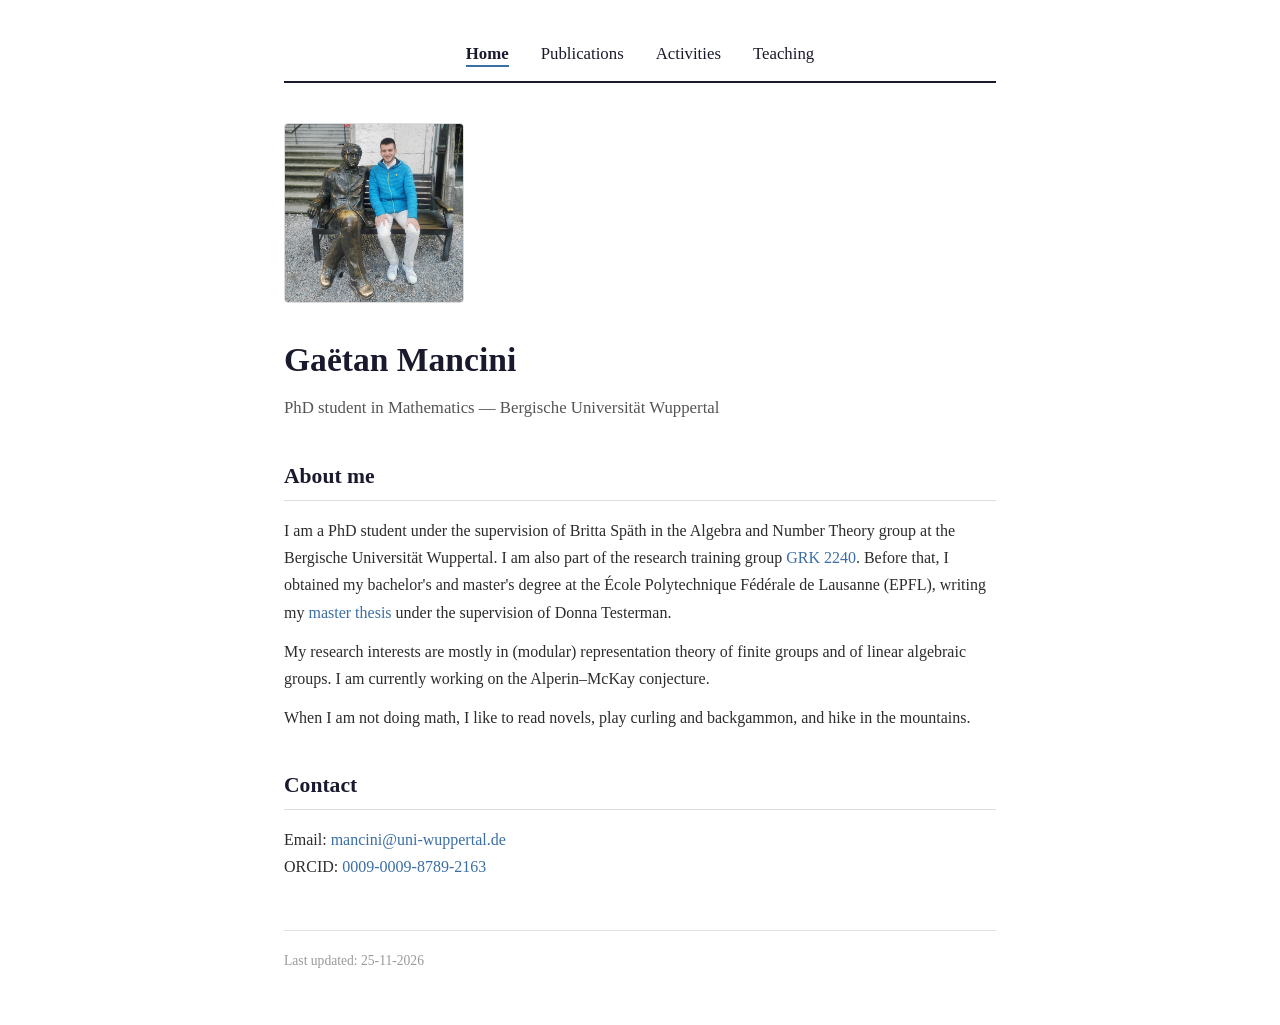
<file: index.html>
<!DOCTYPE html>
<html lang="en">
<head>
<meta name="google-site-verification" content="yUMVK7v5y-2yjif9IAbWbF7nlcPILNrdK7rML2LS3vA">
<meta charset="UTF-8">
<meta name="viewport" content="width=device-width, initial-scale=1.0">
<title>Gaëtan Mancini</title>
<link rel="stylesheet" href="style.css">
</head>
<body>
<div class="container">

<!-- ============ NAVIGATION (edit this block on EVERY page) ============ -->
<nav>
    <a href="index.html" class="current">Home</a>
    <a href="publications.html">Publications</a>
    <a href="activities.html">Activities</a>
    <a href="teaching.html">Teaching</a>
</nav>
<!-- ============ END NAVIGATION ============ -->

<header>
    <!-- PHOTO: upload your image into this repository, then replace
         "profile.jpg" below with the exact filename you gave it.
         Until then, delete the <img> line to avoid a broken icon. -->
    <img class="photo" src="profile.jpeg" alt="Gaëtan Mancini">
    <h1>Gaëtan Mancini</h1>
    <p class="subtitle">PhD student in Mathematics — Bergische Universität Wuppertal</p>
</header>

<section>
    <h2>About me</h2>
    <p>
        I am a PhD student under the supervision of Britta Späth in the Algebra
        and Number Theory group at the Bergische Universität Wuppertal. I am also part of the research training group
<a href="https://grk2240.uni-wuppertal.de/index.html" target="_blank" rel="noopener">GRK 2240</a>. 
        Before that, I obtained my bachelor's and master's degree at the École Polytechnique
Fédérale de Lausanne (EPFL), writing my 
        <a href="https://infoscience.epfl.ch/entities/publication/90040f3d-9872-4e86-a3a5-ef5493f6ddc8" target="_blank" rel="noopener">master thesis</a> under the supervision of Donna Testerman.
    </p>
    <p>
        My research interests are mostly in (modular) representation theory of
        finite groups and of linear algebraic groups. I am currently working on
        the Alperin–McKay conjecture.
    </p>
    <p>
        When I am not doing math, I like to read novels, play curling and
        backgammon, and hike in the mountains.
    </p>
</section>

<section>
    <h2>Contact</h2>
    <p>
        Email: <a href="mailto:mancini@uni-wuppertal.de">mancini@uni-wuppertal.de</a><br>
        ORCID: <a href="https://orcid.org/0009-0009-8789-2163">0009-0009-8789-2163</a>
    </p>
</section>

<footer>
    <p>Last updated: 25-11-2026</p>
</footer>

</div>
</body>
</html>
</file>
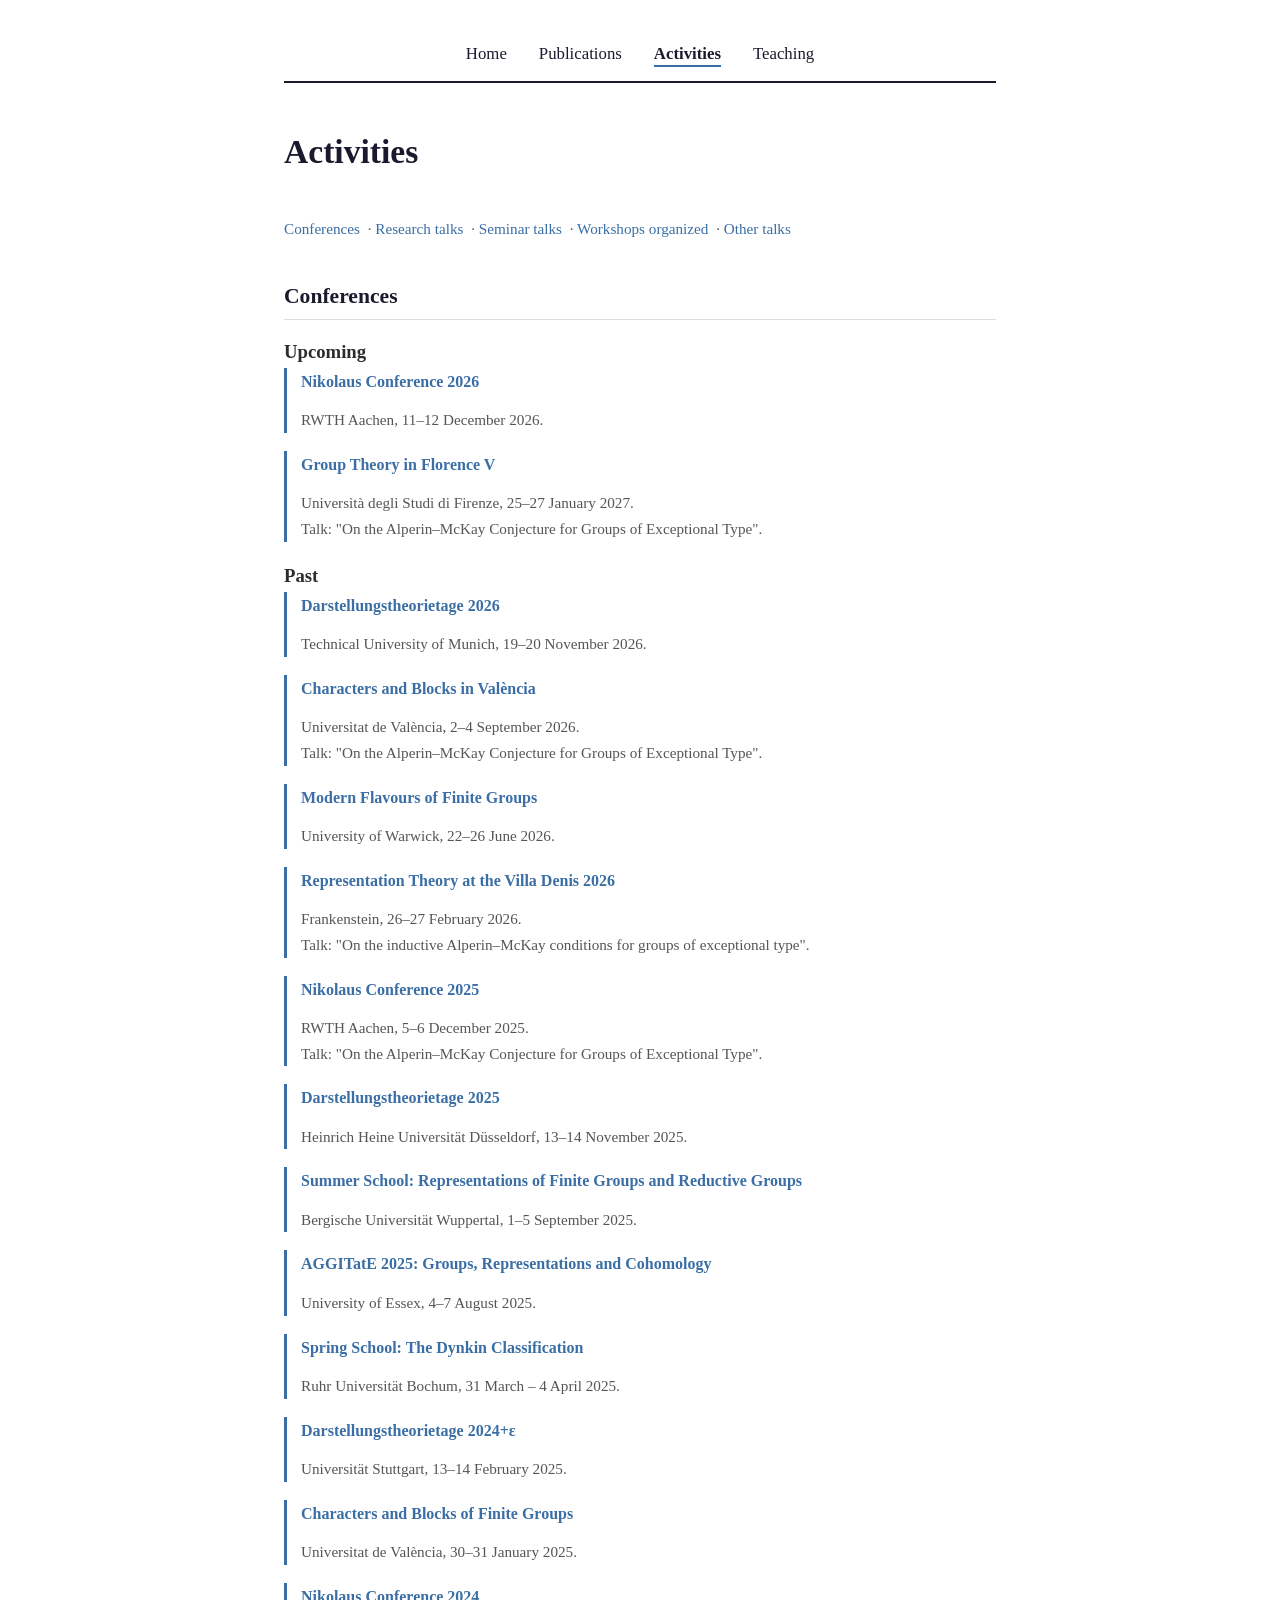
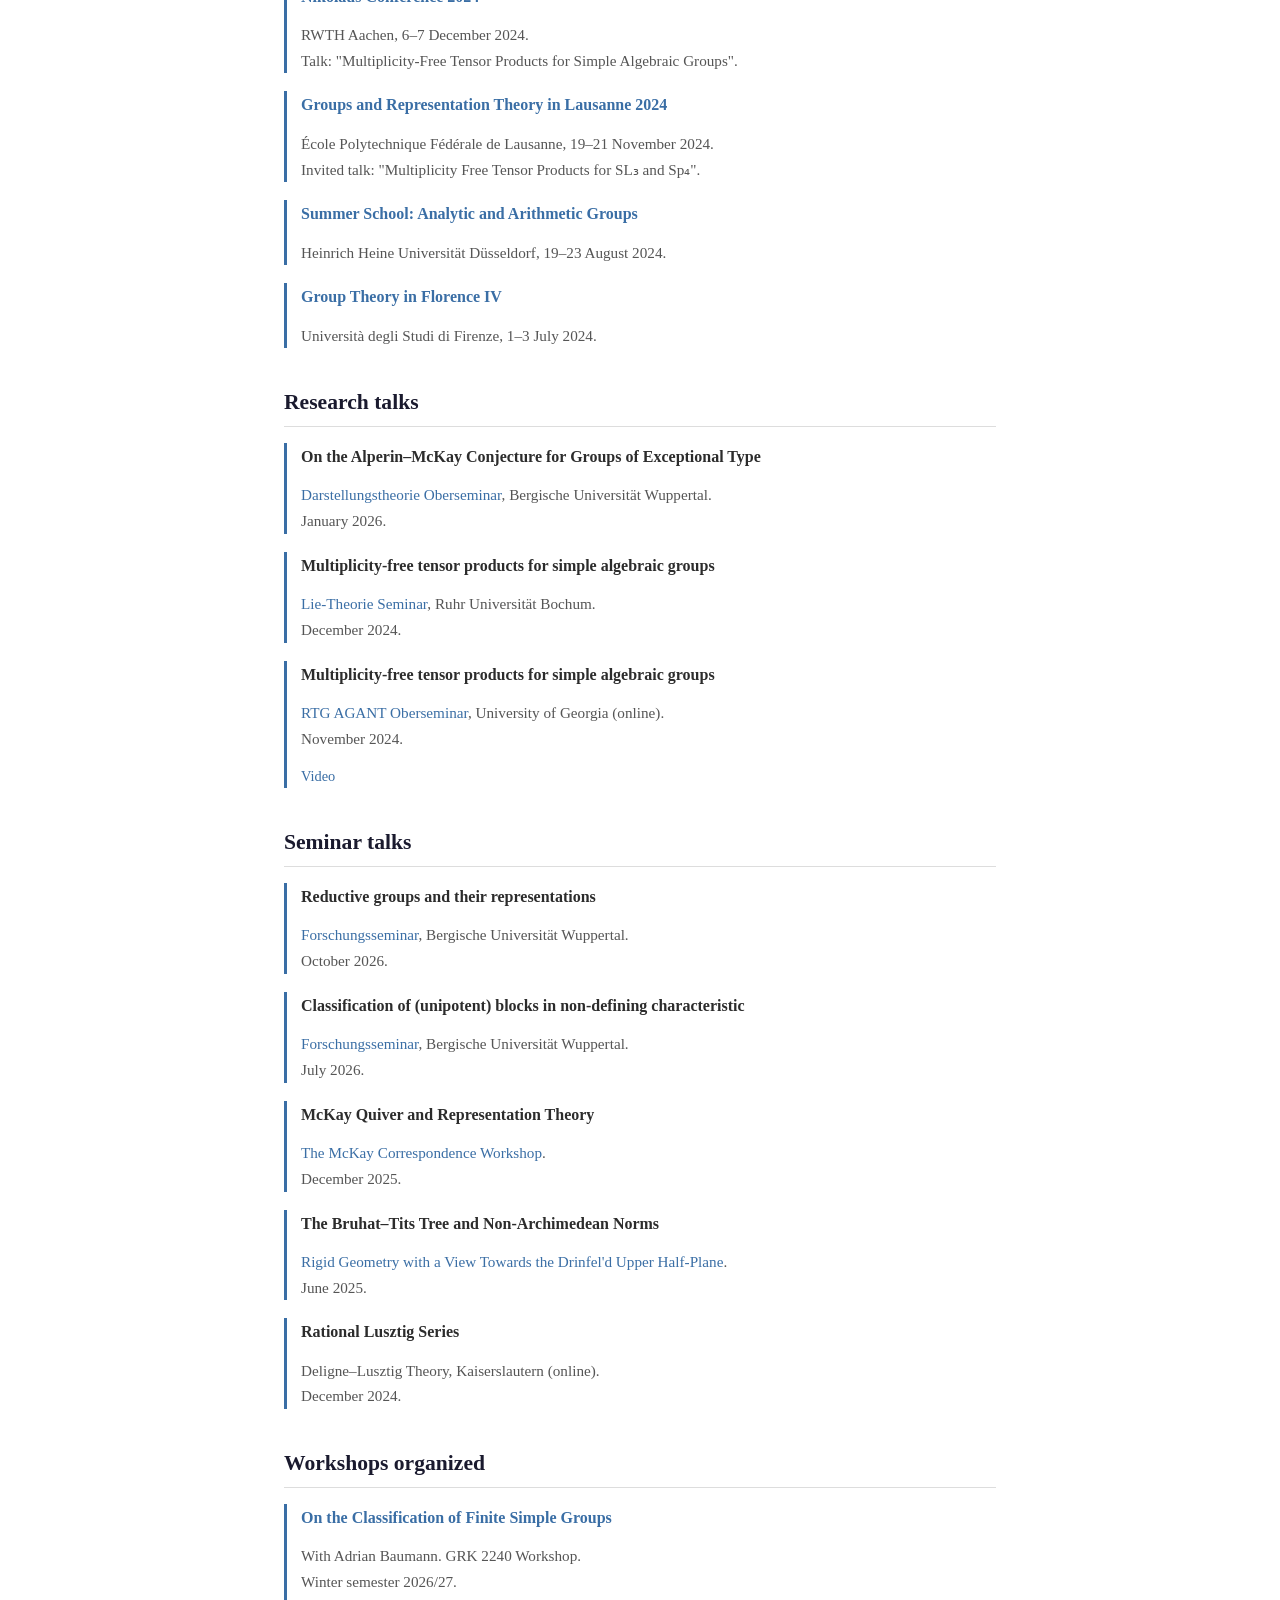
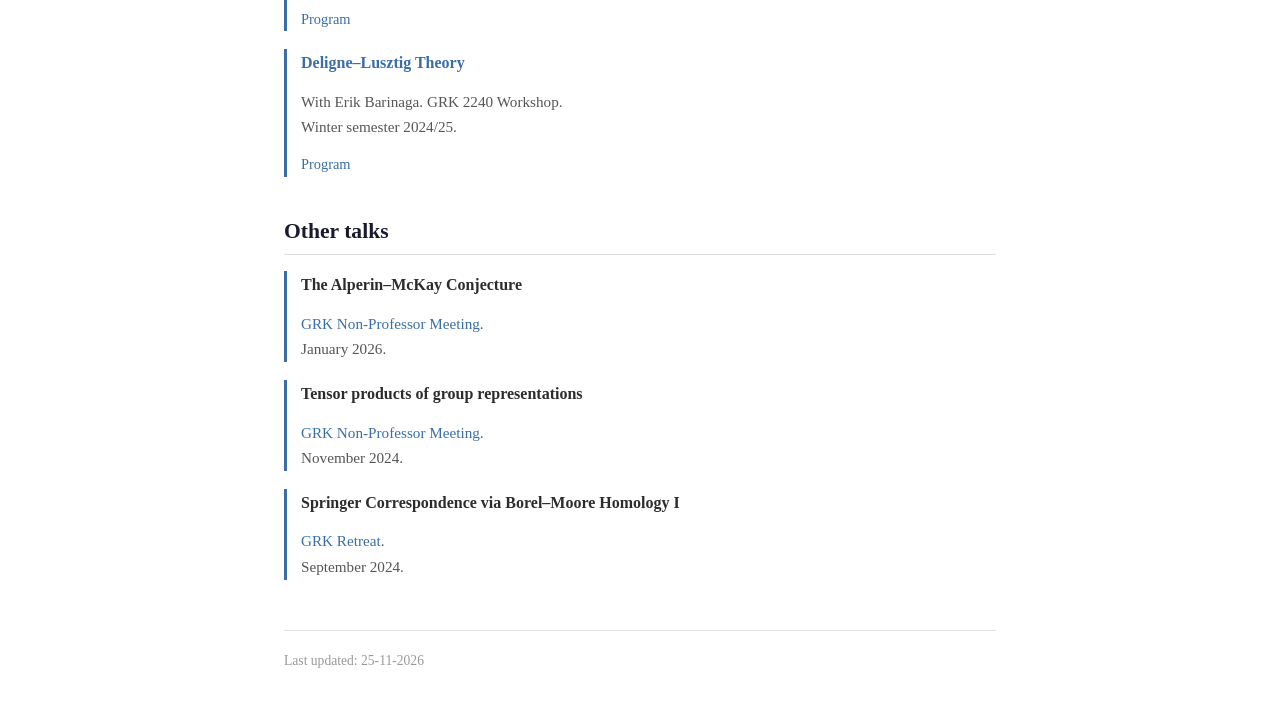
<file: activities.html>
<!DOCTYPE html>
<html lang="en">
<head>
<meta charset="UTF-8">
<meta name="viewport" content="width=device-width, initial-scale=1.0">
<title>Activities — Gaëtan Mancini</title>
<link rel="stylesheet" href="style.css">
</head>
<body>
<div class="container">

<!-- ============ NAVIGATION (edit this block on EVERY page) ============ -->
<nav>
    <a href="index.html">Home</a>
    <a href="publications.html">Publications</a>
    <a href="activities.html" class="current">Activities</a>
    <a href="teaching.html">Teaching</a>
</nav>
<!-- ============ END NAVIGATION ============ -->

<header>
    <h1>Activities</h1>
</header>

<p class="toc">
    <a href="#conferences">Conferences</a> · 
    <a href="#research-talks">Research talks</a> · 
    <a href="#seminar-talks">Seminar talks</a> · 
    <a href="#workshops">Workshops organized</a> · 
    <a href="#other-talks">Other talks</a> 
</p>

<section>
    <h2 id="conferences">Conferences</h2>

    <h3>Upcoming</h3>

    <div class="entry">
        <p class="title"><a href="https://www.math.rwth-aachen.de/40YearsGAP/index.html">Nikolaus Conference 2026</a></p>
        <p class="meta">RWTH Aachen, 11–12 December 2026.</p>
    </div>

    <div class="entry">
        <p class="title"><a href="https://sites.google.com/view/groupsinflorencev/home">Group Theory in Florence V</a></p>
        <p class="meta">Università degli Studi di Firenze, 25–27 January 2027. <br>Talk: "On the Alperin–McKay Conjecture for Groups of Exceptional Type".</p>
    </div>

    <h3>Past</h3>

    <div class="entry">
        <p class="title"><a href="https://sites.google.com/view/darstellungstheorietage2026">Darstellungstheorietage 2026</a></p>
        <p class="meta">Technical University of Munich, 19–20 November 2026.</p>
    </div>

    <div class="entry">
        <p class="title"><a href="https://sites.google.com/view/charactersandblocksinvalencia/home">Characters and Blocks in València</a></p>
        <p class="meta">Universitat de València, 2–4 September 2026. <br>Talk: "On the Alperin–McKay Conjecture for Groups of Exceptional Type".</p>
    </div>

    <div class="entry">
        <p class="title"><a href="https://warwick.ac.uk/fac/sci/maths/research/events/2025-2026/modern-flavours-finite-groups/">Modern Flavours of Finite Groups</a></p>
        <p class="meta">University of Warwick, 22–26 June 2026.</p>
    </div>

    <div class="entry">
        <p class="title"><a href="https://reptheoryvilladenis.github.io/RepVillaDenis26/">Representation Theory at the Villa Denis 2026</a></p>
        <p class="meta">Frankenstein, 26–27 February 2026. <br>Talk: "On the inductive Alperin–McKay conditions for groups of exceptional type".</p>
    </div>

    <div class="entry">
        <p class="title"><a href="https://www.math.rwth-aachen.de/Nikolaus2025/index.html">Nikolaus Conference 2025</a></p>
        <p class="meta">RWTH Aachen, 5–6 December 2025. <br>Talk: "On the Alperin–McKay Conjecture for Groups of Exceptional Type".</p>
    </div>

    <div class="entry">
        <p class="title"><a href="https://reh.math.uni-duesseldorf.de/~internet/DarstThTage_2025/">Darstellungstheorietage 2025</a></p>
        <p class="meta">Heinrich Heine Universität Düsseldorf, 13–14 November 2025.</p>
    </div>

    <div class="entry">
        <p class="title"><a href="https://sites.google.com/view/rofgarg/home">Summer School: Representations of Finite Groups and Reductive Groups</a></p>
        <p class="meta">Bergische Universität Wuppertal, 1–5 September 2025.</p>
    </div>

    <div class="entry">
        <p class="title"><a href="https://jesusmartinezgarcia.net/aggitate-2025/">AGGITatE 2025: Groups, Representations and Cohomology</a></p>
        <p class="meta">University of Essex, 4–7 August 2025.</p>
    </div>

    <div class="entry">
        <p class="title"><a href="https://www.combinatorial-synergies.de/activities/2025-04_SpringSchoolBochum/">Spring School: The Dynkin Classification</a></p>
        <p class="meta">Ruhr Universität Bochum, 31 March – 4 April 2025.</p>
    </div>

    <div class="entry">
        <p class="title"><a href="https://pnp.mathematik.uni-stuttgart.de/idsr/idsr1/geckmf/darst24.html">Darstellungstheorietage 2024+ε</a></p>
        <p class="meta">Universität Stuttgart, 13–14 February 2025.</p>
    </div>

    <div class="entry">
        <p class="title"><a href="https://sites.google.com/view/characters-and-blocks/home">Characters and Blocks of Finite Groups</a></p>
        <p class="meta">Universitat de València, 30–31 January 2025.</p>
    </div>

    <div class="entry">
        <p class="title"><a href="https://www.math.rwth-aachen.de/Nikolaus2024/index.html">Nikolaus Conference 2024</a></p>
        <p class="meta">RWTH Aachen, 6–7 December 2024. <br>Talk: "Multiplicity-Free Tensor Products for Simple Algebraic Groups".</p>
    </div>

    <div class="entry">
        <p class="title"><a href="https://archiveweb.epfl.ch/groreptil24.epfl.ch/index.html">Groups and Representation Theory in Lausanne 2024</a></p>
        <p class="meta">École Polytechnique Fédérale de Lausanne, 19–21 November 2024. <br>Invited talk: "Multiplicity Free Tensor Products for SL₃ and Sp₄".</p>
    </div>

    <div class="entry">
        <p class="title"><a href="https://www.math.uni-duesseldorf.de/~internet/summer.school.2024/">Summer School: Analytic and Arithmetic Groups</a></p>
        <p class="meta">Heinrich Heine Universität Düsseldorf, 19–23 August 2024.</p>
    </div>

    <div class="entry">
        <p class="title"><a href="https://sites.google.com/view/groupsinflorenceiv/">Group Theory in Florence IV</a></p>
        <p class="meta">Università degli Studi di Firenze, 1–3 July 2024.</p>
    </div>

</section>

<section>
    <h2 id="research-talks">Research talks</h2>
    
  <div class="entry">
    <p class="title">On the Alperin–McKay Conjecture for Groups of Exceptional Type</p>
    <p class="meta"><a href="https://az.uni-wuppertal.de/de/aktivitaeten/darstellungstheorie-oberseminar-2/">Darstellungstheorie Oberseminar</a>, Bergische Universität Wuppertal.<br>January 2026.</p>
</div>

<div class="entry">
    <p class="title">Multiplicity-free tensor products for simple algebraic groups</p>
    <p class="meta"><a href="https://math.ruhr-uni-bochum.de/fakultaet/arbeitsbereiche/algebra/research-team-roehrle/research-seminars/">Lie-Theorie Seminar</a>, Ruhr Universität Bochum.<br>December 2024.</p>
</div>

<div class="entry">
    <p class="title">Multiplicity-free tensor products for simple algebraic groups</p>
    <p class="meta"><a href="https://math-rtg-agant.franklinresearch.uga.edu/oberseminar">RTG AGANT Oberseminar</a>, University of Georgia (online).<br>November 2024.</p>
    <p class="links"><a href="https://www.youtube.com/watch?v=fgyjU3UEHV0" target="_blank" rel="noopener">Video</a></p>
</div>
    <!-- Talks on your research given in seminars (not conferences).
         Add a YouTube link in the links line when relevant. -->
    <!--
    <div class="entry">
        <p class="title">[Title of the talk]</p>
        <p class="meta">[Seminar name], [Institution], [Month Year].</p>
        <p class="links">
            <a href="https://www.youtube.com/watch?v=XXXX">Video</a>
        </p>
    </div>
    -->
</section>


    <section>
    <h2 id="seminar-talks">Seminar talks</h2>

    <div class="entry">
        <p class="title">Reductive groups and their representations</p>
        <p class="meta"><a href="https://az.uni-wuppertal.de/de/aktivitaeten/forschungsseminar/" target="_blank" rel="noopener">Forschungsseminar</a>, Bergische Universität Wuppertal.<br>October 2026.</p>
    </div>

    <div class="entry">
        <p class="title">Classification of (unipotent) blocks in non-defining characteristic</p>
        <p class="meta"><a href="https://az.uni-wuppertal.de/de/aktivitaeten/forschungsseminar-3/" target="_blank" rel="noopener">Forschungsseminar</a>, Bergische Universität Wuppertal.<br>July 2026.</p>
    </div>

    <div class="entry">
        <p class="title">McKay Quiver and Representation Theory</p>
        <p class="meta"><a href="https://grk2240.uni-wuppertal.de/workshop_WS2526.html" target="_blank" rel="noopener">The McKay Correspondence Workshop</a>.<br>December 2025.</p>
    </div>

    <div class="entry">
        <p class="title">The Bruhat–Tits Tree and Non-Archimedean Norms</p>
        <p class="meta"><a href="https://grk2240.uni-wuppertal.de/workshop_SS25.html" target="_blank" rel="noopener">Rigid Geometry with a View Towards the Drinfel'd Upper Half-Plane</a>.<br>June 2025.</p>
    </div>

    <div class="entry">
        <p class="title">Rational Lusztig Series</p>
        <p class="meta">Deligne–Lusztig Theory, Kaiserslautern (online).<br>December 2024.</p>
    </div>

</section>
    <!-- Talks given in seminars/workshops with a program. Link to the program. -->
    <!--
    <div class="entry">
        <p class="title">[Title of the talk]</p>
        <p class="meta">[Workshop/Seminar name], [Institution], [Month Year].</p>
        <p class="links">
            <a href="[program URL]">Program</a>
        </p>
    </div>
    -->
</section>

<section>
    <h2 id="workshops">Workshops organized</h2>
    <div class="entry">
    <p class="title"><a href="https://grk2240.uni-wuppertal.de/workshop_WS2627.html">On the Classification of Finite Simple Groups</a></p>
    <p class="meta">With Adrian Baumann. GRK 2240 Workshop.<br>Winter semester 2026/27.</p>
    <p class="links"><a href="https://grk2240.uni-wuppertal.de/pdf/GRK_Groups.pdf">Program</a></p>
</div>

<div class="entry">
    <p class="title"><a href="https://grk2240.uni-wuppertal.de/workshop_WS2425.html">Deligne–Lusztig Theory</a></p>
    <p class="meta">With Erik Barinaga. GRK 2240 Workshop.<br>Winter semester 2024/25.</p>
    <p class="links"><a href="https://grk2240.uni-wuppertal.de/pdf/Program_Delign_Lusztig.pdf">Program</a></p>
</div>
    <!--
    <div class="entry">
        <p class="title">[Name of the workshop]</p>
        <p class="meta">[Institution], [Month Year].</p>
        <p class="links">
            <a href="[workshop website]">Workshop website</a>
        </p>
    </div>
    -->
</section>

<section>
    <h2 id="other-talks">Other talks</h2>

    <div class="entry">
        <p class="title">The Alperin–McKay Conjecture</p>
        <p class="meta"><a href="https://grk2240.uni-wuppertal.de/schedule_WS2526.html" target="_blank" rel="noopener">GRK Non-Professor Meeting</a>.<br>January 2026.</p>
    </div>

    <div class="entry">
        <p class="title">Tensor products of group representations</p>
        <p class="meta"><a href="https://grk2240.uni-wuppertal.de/schedule_WS2425.html" target="_blank" rel="noopener">GRK Non-Professor Meeting</a>.<br>November 2024.</p>
    </div>

    <div class="entry">
        <p class="title">Springer Correspondence via Borel–Moore Homology I</p>
        <p class="meta"><a href="https://www2.math.uni-wuppertal.de/~ruelling/GRK-Retreat2024/Program.html" target="_blank" rel="noopener">GRK Retreat</a>.<br>September 2024.</p>
    </div>

</section>
    
<footer>
    <p>Last updated: 25-11-2026 </p>
</footer>

</div>
</body>
</html>
</file>
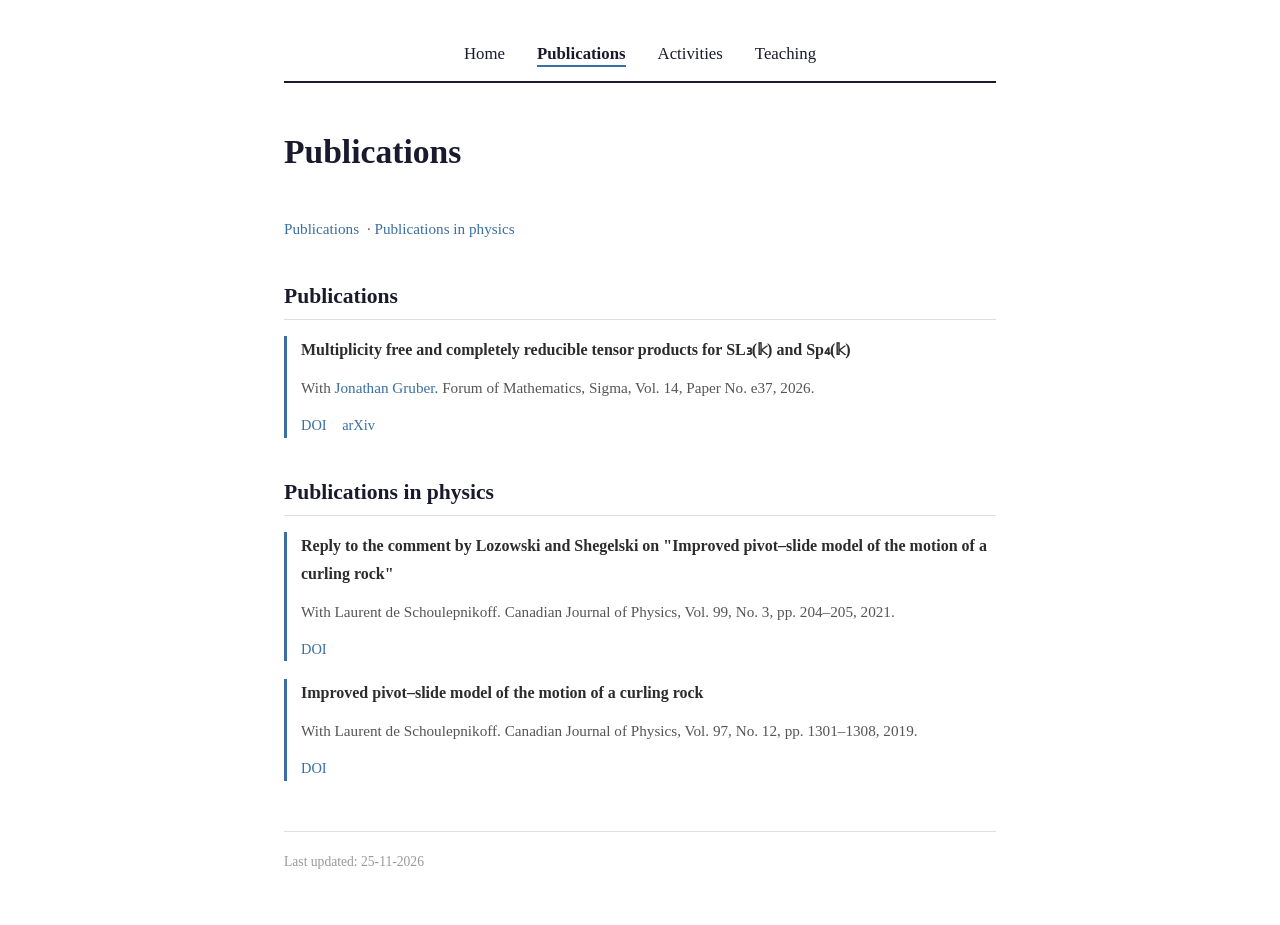
<file: publications.html>
<!DOCTYPE html>
<html lang="en">
<head>
<meta charset="UTF-8">
<meta name="viewport" content="width=device-width, initial-scale=1.0">
<title>Publications — Gaëtan Mancini</title>
<link rel="stylesheet" href="style.css">
</head>
<body>
<div class="container">

<!-- ============ NAVIGATION (edit this block on EVERY page) ============ -->
<nav>
    <a href="index.html">Home</a>
    <a href="publications.html" class="current">Publications</a>
    <a href="activities.html">Activities</a>
    <a href="teaching.html">Teaching</a>
</nav>
<!-- ============ END NAVIGATION ============ -->

<header>
    <h1>Publications</h1>
</header>

<p class="toc">
    <a href="#publications">Publications</a> ·
   <!-- <a href="#preprints">Preprints</a> ·--> 
    <a href="#physics">Publications in physics</a>
</p>
    
<section>
    <h2 id="publications">Publications</h2>

    <div class="entry">
        <p class="title">Multiplicity free and completely reducible tensor products for SL₃(𝕜) and Sp₄(𝕜)</p>
        <p class="meta">With <a href="https://jgruber4.github.io" target="_blank" rel="noopener">Jonathan Gruber</a>.
        Forum of Mathematics, Sigma, Vol. 14, Paper No. e37, 2026.</p>
        <p class="links">
            <a href="https://doi.org/10.1017/fms.2026.10179" target="_blank" rel="noopener">DOI</a>
            <a href="https://arxiv.org/abs/2409.07888v2" target="_blank" rel="noopener">arXiv</a>
        </p>
    </div>

    <!-- TO ADD A PUBLICATION: copy the whole <div class="entry">...</div>
         block above, paste it here, and edit the fields. -->

</section>

<!-- <section>
    <h2>Preprints</h2>
   No preprints yet. When you have one, copy the block below,
         paste it here, and fill it in. Delete the line in italics
         once you have a real entry. 
    <p class="note">No preprints at the moment.</p>

     TEMPLATE (uncomment by removing the  around it):
    <div class="entry">
        <p class="title">[Title of the preprint]</p>
        <p class="meta">With <a href="[co-author site]">[Co-author name]</a>. Preprint, [year].</p>
        <p class="links">
            <a href="https://arxiv.org/abs/XXXX.XXXXX">arXiv</a>
        </p>
    </div>
    </section>
    -->



   <section>
    <h2 id="physics">Publications in physics</h2>

    <div class="entry">
        <p class="title">Reply to the comment by Lozowski and Shegelski on "Improved pivot–slide model of the motion of a curling rock"</p>
        <p class="meta">With Laurent de Schoulepnikoff.
        Canadian Journal of Physics, Vol. 99, No. 3, pp. 204–205, 2021.</p>
        <p class="links">
            <a href="https://cdnsciencepub.com/doi/10.1139/cjp-2020-0586" target="_blank" rel="noopener">DOI</a>
        </p>
    </div>

    <div class="entry">
        <p class="title">Improved pivot–slide model of the motion of a curling rock</p>
        <p class="meta">With Laurent de Schoulepnikoff.
        Canadian Journal of Physics, Vol. 97, No. 12, pp. 1301–1308, 2019.</p>
        <p class="links">
            <a href="https://cdnsciencepub.com/doi/10.1139/cjp-2018-0356" target="_blank" rel="noopener">DOI</a>
        </p>
    </div>

</section>

<footer>
    <p>Last updated: 25-11-2026</p>
</footer>

</div>
</body>
</html>
</file>
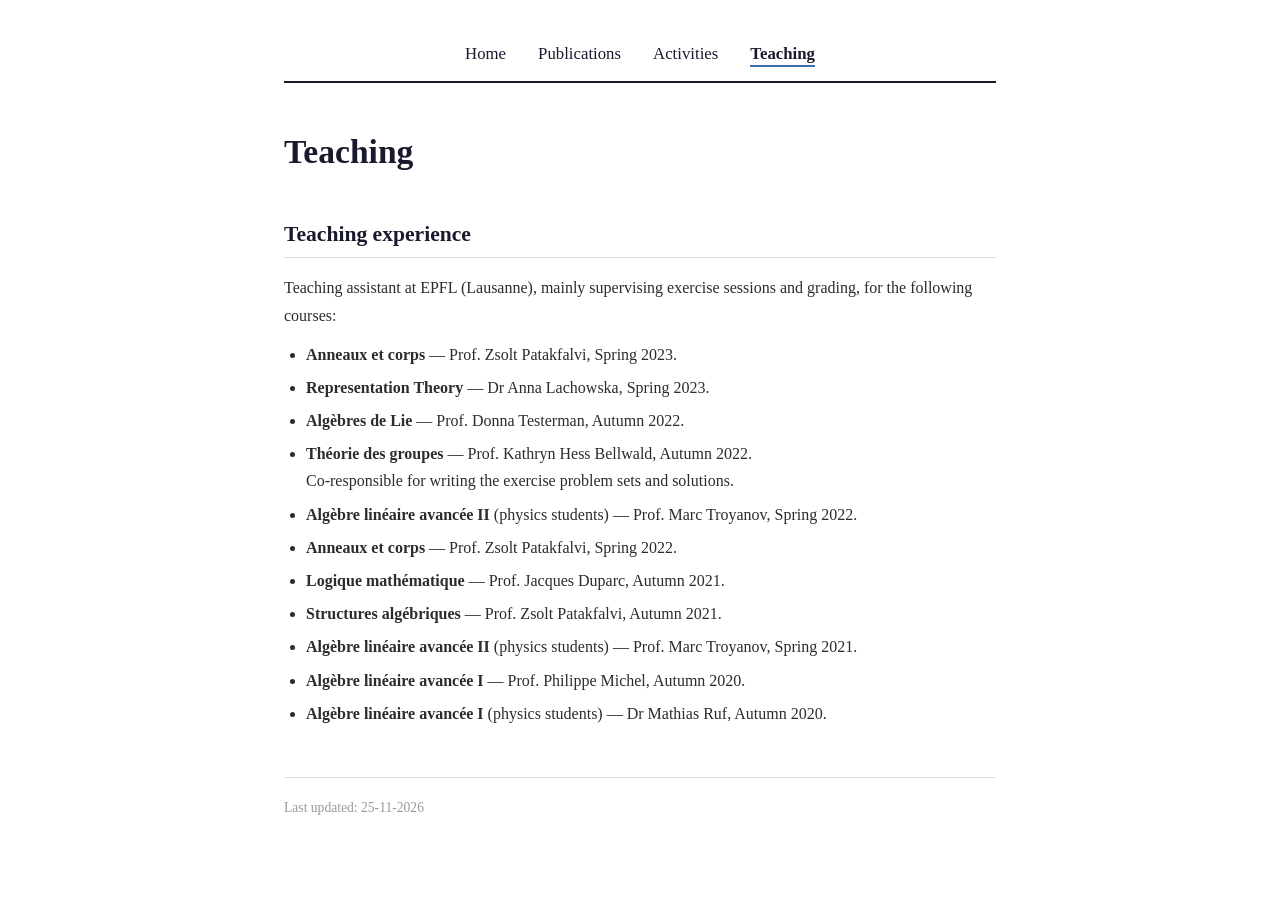
<file: teaching.html>
<!DOCTYPE html>
<html lang="en">
<head>
<meta charset="UTF-8">
<meta name="viewport" content="width=device-width, initial-scale=1.0">
<title>Teaching — Gaëtan Mancini</title>
<link rel="stylesheet" href="style.css">
</head>
<body>
<div class="container">

<!-- ============ NAVIGATION (edit this block on EVERY page) ============ -->
<nav>
    <a href="index.html">Home</a>
    <a href="publications.html">Publications</a>
    <a href="activities.html">Activities</a>
    <a href="teaching.html" class="current">Teaching</a>
</nav>
<!-- ============ END NAVIGATION ============ -->

<header>
    <h1>Teaching</h1>
</header>

<section>
    <h2>Teaching experience</h2>

    <p>
        Teaching assistant at EPFL (Lausanne), mainly supervising exercise sessions
        and grading, for the following courses:
    </p>

    <ul class="teaching-list">
        <li><strong>Anneaux et corps</strong> — Prof. Zsolt Patakfalvi, Spring 2023.</li>
        <li><strong>Representation Theory</strong> — Dr Anna Lachowska, Spring 2023.</li>
        <li><strong>Algèbres de Lie</strong> — Prof. Donna Testerman, Autumn 2022.</li>
        <li><strong>Théorie des groupes</strong> — Prof. Kathryn Hess Bellwald, Autumn 2022.<br>Co-responsible for writing the exercise problem sets and solutions.</li>
        <li><strong>Algèbre linéaire avancée II</strong> (physics students) — Prof. Marc Troyanov, Spring 2022.</li>
        <li><strong>Anneaux et corps</strong> — Prof. Zsolt Patakfalvi, Spring 2022.</li>
        <li><strong>Logique mathématique</strong> — Prof. Jacques Duparc, Autumn 2021.</li>
        <li><strong>Structures algébriques</strong> — Prof. Zsolt Patakfalvi, Autumn 2021.</li>
        <li><strong>Algèbre linéaire avancée II</strong> (physics students) — Prof. Marc Troyanov, Spring 2021.</li>
        <li><strong>Algèbre linéaire avancée I</strong> — Prof. Philippe Michel, Autumn 2020.</li>
        <li><strong>Algèbre linéaire avancée I</strong> (physics students) — Dr Mathias Ruf, Autumn 2020.</li>
    </ul>

</section>

<footer>
    <p>Last updated: 25-11-2026</p>
</footer>

</div>
</body>
</html>
</file>
<file: style.css>
* { margin: 0; padding: 0; box-sizing: border-box; }

body {
    font-family: 'Georgia', 'Times New Roman', serif;
    line-height: 1.7;
    color: #2c2c2c;
    background: #ffffff;
}

.container {
    max-width: 760px;
    margin: 0 auto;
    padding: 40px 24px;
}

/* Navigation */
nav {
    border-bottom: 2px solid #1a1a2e;
    padding-bottom: 12px;
    margin-bottom: 40px;
    text-align: center;
}

nav a {
    color: #1a1a2e;
    text-decoration: none;
    margin: 0 14px;
    font-size: 1.05em;
}

nav a:hover { color: #3a6ea5; }

nav a.current {
    font-weight: bold;
    border-bottom: 2px solid #3a6ea5;
    padding-bottom: 2px;
}

/* Header / home */
header { margin-bottom: 36px; }

header h1 {
    font-size: 2.1em;
    color: #1a1a2e;
    margin-bottom: 6px;
}

header .subtitle { color: #555; font-size: 1.05em; }

/* Photo */
.photo {
    width: 180px;
    height: 180px;
    object-fit: cover;
    border-radius: 4px;
    border: 1px solid #ddd;
    margin-bottom: 20px;
}

/* Sections */
h2 {
    font-size: 1.35em;
    color: #1a1a2e;
    margin: 36px 0 16px;
    padding-bottom: 5px;
    border-bottom: 1px solid #ddd;
}

section { margin-bottom: 30px; }

p { margin-bottom: 12px; }

a { color: #3a6ea5; text-decoration: none; }
a:hover { text-decoration: underline; }

/* Publication / talk entries */
.entry {
    margin-bottom: 18px;
    padding-left: 14px;
    border-left: 3px solid #3a6ea5;
}

.entry .title { font-weight: bold; }
.entry .meta { color: #555; font-size: 0.95em; }
.entry .links { font-size: 0.9em; margin-top: 2px; }
.entry .links a { margin-right: 12px; }

/* Footer */
footer {
    margin-top: 50px;
    padding-top: 18px;
    border-top: 1px solid #e0e0e0;
    font-size: 0.85em;
    color: #999;
}

/* Placeholder note (to delete) */
.note {
    color: #b00;
    font-style: italic;
    font-size: 0.9em;
}

/* Table of contents */
.toc { font-size: 0.95em; color: #555; }
.toc a { margin-right: 4px; }

/* Teaching list */
.teaching-list { margin-left: 22px; }
.teaching-list li { margin-bottom: 6px; }
</file>
